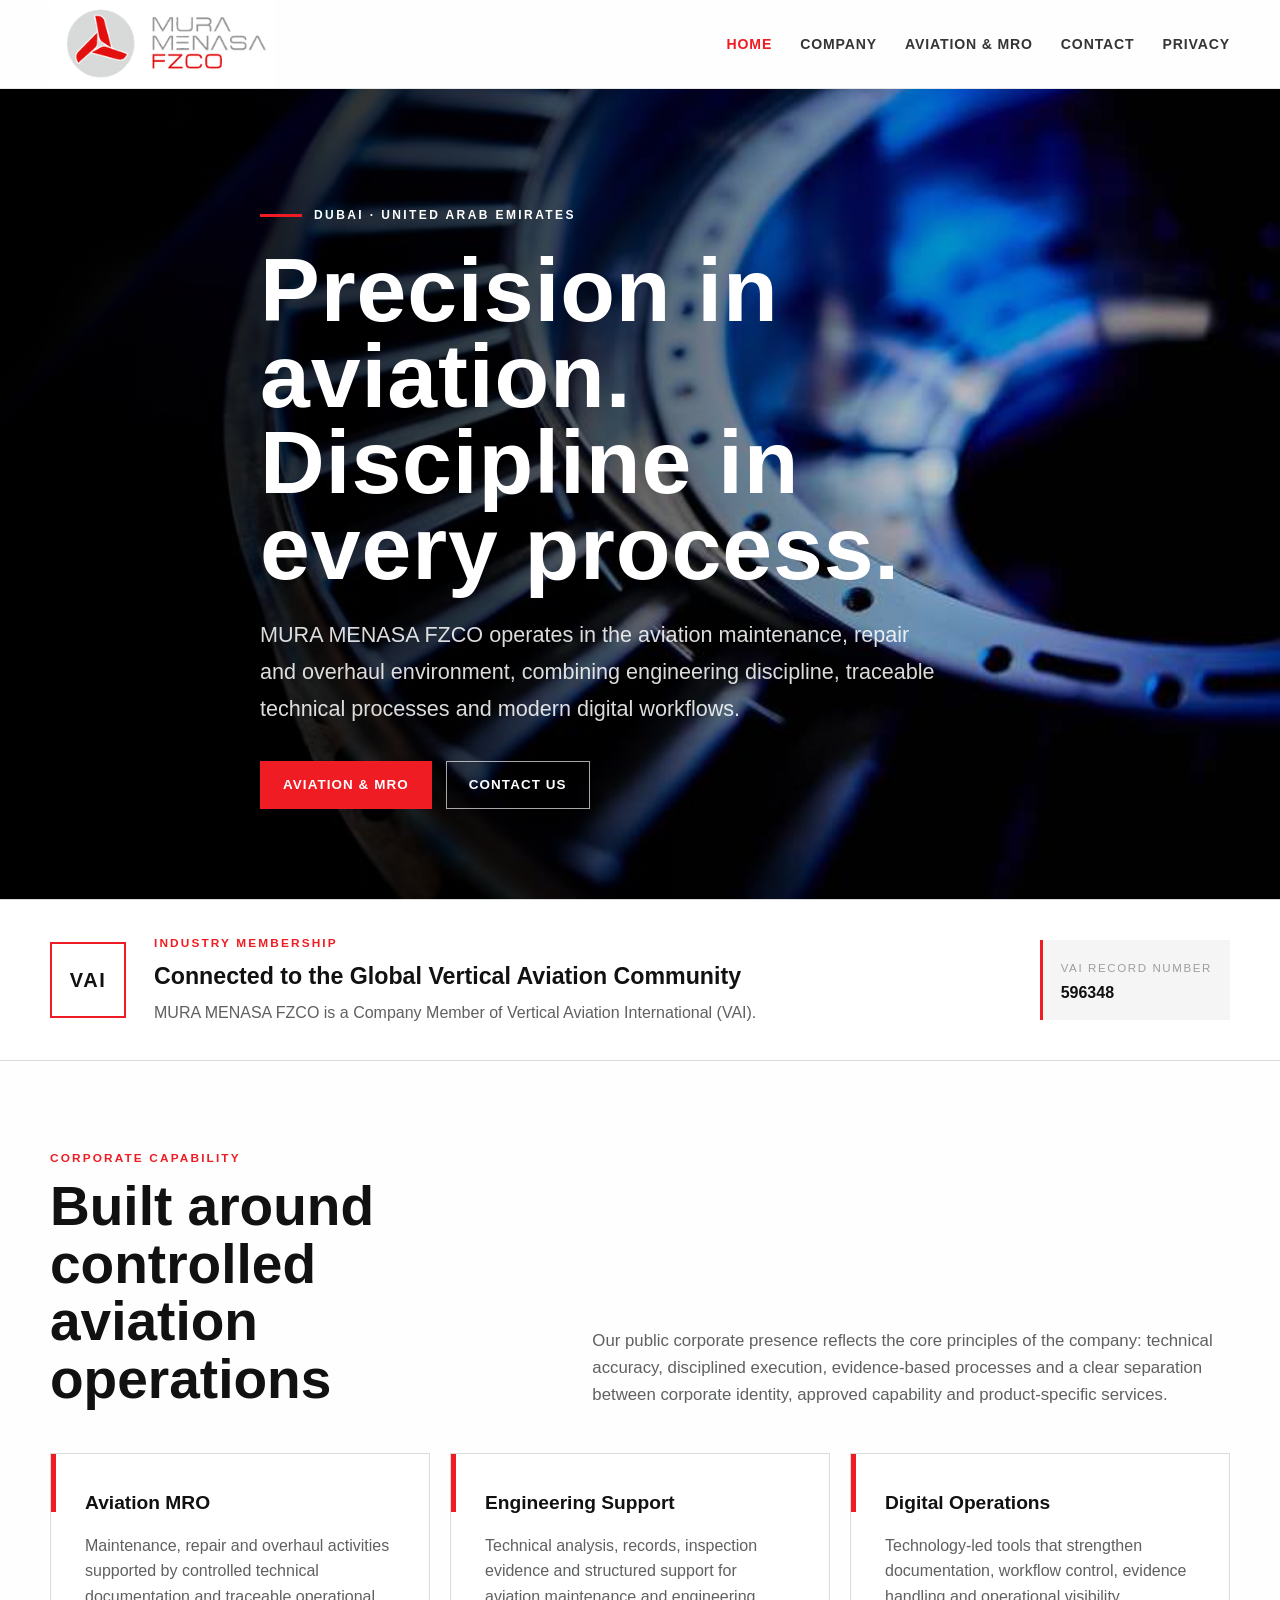
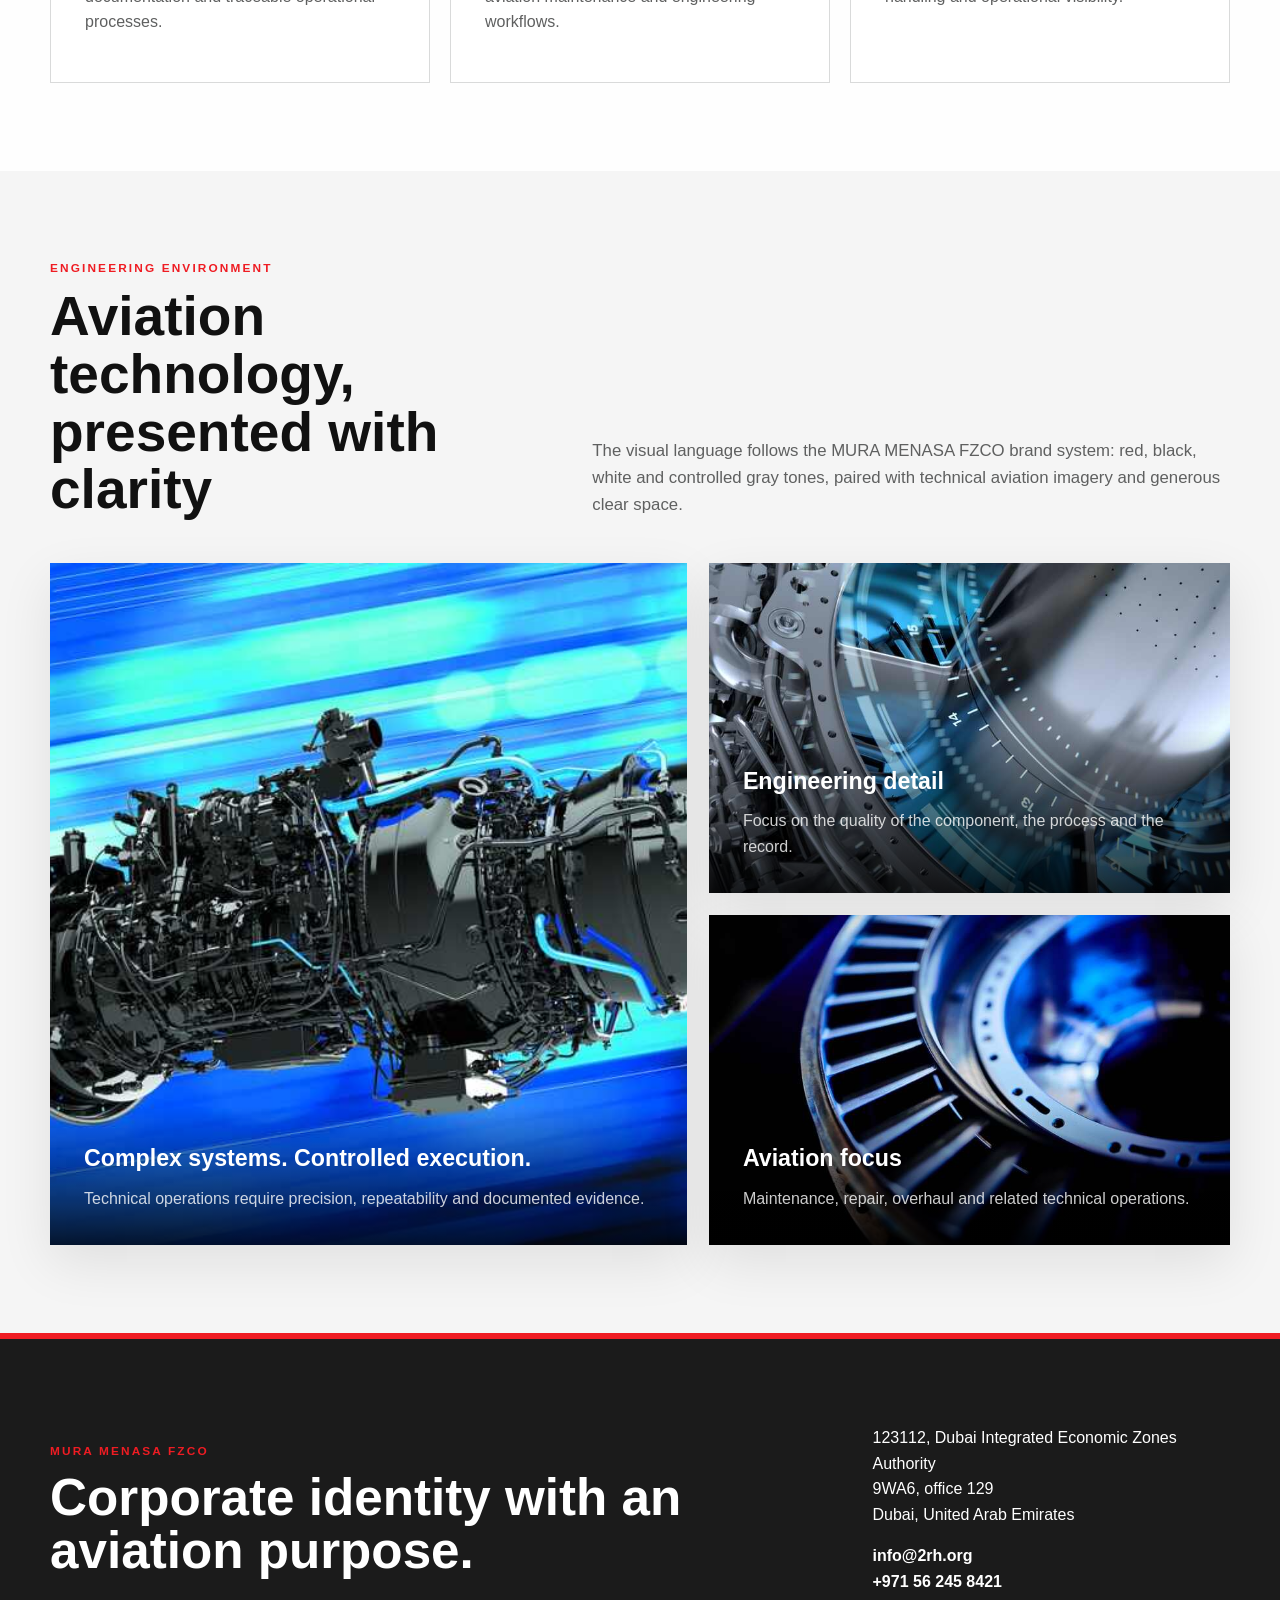
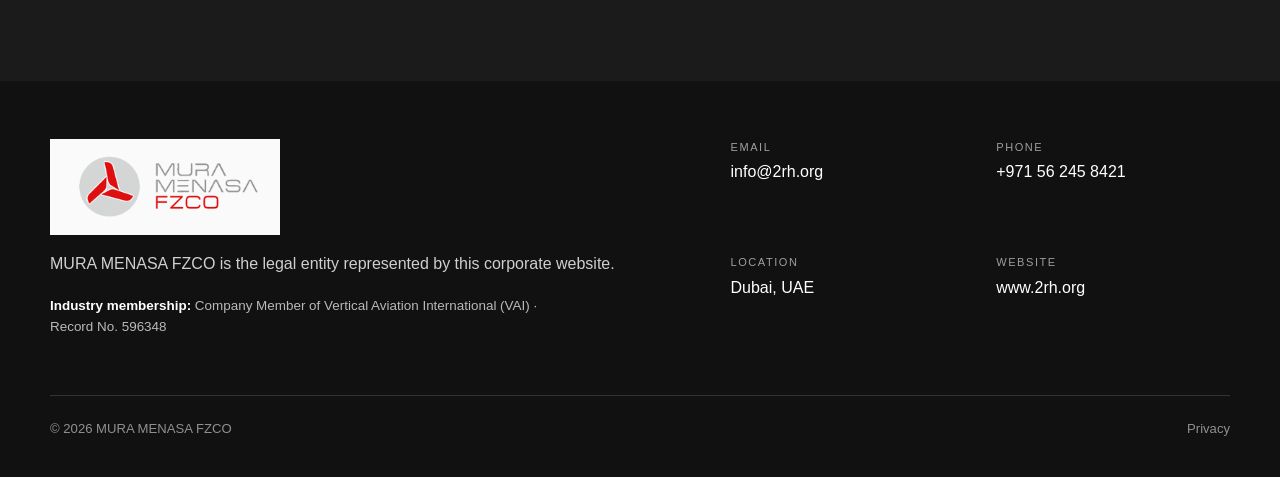
<file: index.html>
<!doctype html>
<html lang="en">
<head>
  <meta charset="utf-8">
  <meta name="viewport" content="width=device-width,initial-scale=1">
  <title>MURA MENASA FZCO | Aviation MRO &amp; Technology | Dubai</title>
  <meta name="description" content="Official corporate website of MURA MENASA FZCO, a Dubai-based aviation maintenance, repair and overhaul company developing technology-led operational capabilities.">
  <link rel="canonical" href="https://2rh.org/">
  <link rel="stylesheet" href="styles.css">
</head>
<body>
<header class="site-header">
  <div class="wrap nav">
    <a class="logo" href="index.html" aria-label="MURA MENASA FZCO home"><img src="images/mura-menasa-logo.png" alt="MURA MENASA FZCO"></a>
    <nav aria-label="Primary"><a href="index.html" aria-current="page">Home</a><a href="about.html">Company</a><a href="aviation.html">Aviation &amp; MRO</a><a href="contact.html">Contact</a><a href="privacy.html">Privacy</a></nav>
  </div>
</header>
<main>
  <section class="hero">
    <img class="hero-media" src="images/engine-blades.jpg" alt="Aviation engine turbine components">
    <div class="wrap hero-content">
      <div class="kicker">Dubai · United Arab Emirates</div>
      <h1>Precision in aviation. Discipline in every process.</h1>
      <p class="lead">MURA MENASA FZCO operates in the aviation maintenance, repair and overhaul environment, combining engineering discipline, traceable technical processes and modern digital workflows.</p>
      <div class="hero-actions"><a class="btn btn-primary" href="aviation.html">Aviation &amp; MRO</a><a class="btn btn-ghost" href="contact.html">Contact us</a></div>
    </div>
  </section>

  <section class="membership-strip" aria-labelledby="vai-membership-title">
    <div class="wrap">
      <div class="membership-card">
        <div class="membership-mark" aria-hidden="true">VAI</div>
        <div class="membership-copy">
          <div class="eyebrow">Industry membership</div>
          <h3 id="vai-membership-title">Connected to the Global Vertical Aviation Community</h3>
          <p>MURA MENASA FZCO is a Company Member of Vertical Aviation International (VAI).</p>
        </div>
        <div class="membership-number"><span>VAI Record Number</span><strong>596348</strong></div>
      </div>
    </div>
  </section>

  <section class="section">
    <div class="wrap">
      <div class="section-heading"><div><div class="eyebrow">Corporate capability</div><h2>Built around controlled aviation operations</h2></div><p class="section-copy">Our public corporate presence reflects the core principles of the company: technical accuracy, disciplined execution, evidence-based processes and a clear separation between corporate identity, approved capability and product-specific services.</p></div>
      <div class="feature-grid">
        <article class="feature-card"><h3>Aviation MRO</h3><p>Maintenance, repair and overhaul activities supported by controlled technical documentation and traceable operational processes.</p></article>
        <article class="feature-card"><h3>Engineering Support</h3><p>Technical analysis, records, inspection evidence and structured support for aviation maintenance and engineering workflows.</p></article>
        <article class="feature-card"><h3>Digital Operations</h3><p>Technology-led tools that strengthen documentation, workflow control, evidence handling and operational visibility.</p></article>
      </div>
    </div>
  </section>

  <section class="section section-soft">
    <div class="wrap">
      <div class="section-heading"><div><div class="eyebrow">Engineering environment</div><h2>Aviation technology, presented with clarity</h2></div><p class="section-copy">The visual language follows the MURA MENASA FZCO brand system: red, black, white and controlled gray tones, paired with technical aviation imagery and generous clear space.</p></div>
      <div class="visual-grid">
        <article class="visual-card tall"><img src="images/engine-system.jpg" alt="Aviation engine system"><div class="visual-overlay"><h3>Complex systems. Controlled execution.</h3><p>Technical operations require precision, repeatability and documented evidence.</p></div></article>
        <div class="visual-stack">
          <article class="visual-card"><img src="images/engine-detail.jpg" alt="Detailed view of engine architecture"><div class="visual-overlay"><h3>Engineering detail</h3><p>Focus on the quality of the component, the process and the record.</p></div></article>
          <article class="visual-card"><img src="images/engine-blades.jpg" alt="Close-up of turbine blades"><div class="visual-overlay"><h3>Aviation focus</h3><p>Maintenance, repair, overhaul and related technical operations.</p></div></article>
        </div>
      </div>
    </div>
  </section>

  <section class="brand-band">
    <div class="wrap brand-band-grid"><div><div class="eyebrow">MURA MENASA FZCO</div><h2>Corporate identity with an aviation purpose.</h2></div><div><p>123112, Dubai Integrated Economic Zones Authority<br>9WA6, office 129<br>Dubai, United Arab Emirates</p><p><strong>info@2rh.org</strong><br><strong>+971 56 245 8421</strong></p></div></div>
  </section>
</main>
<footer class="site-footer"><div class="wrap"><div class="footer-grid"><div><img class="footer-logo" src="images/mura-menasa-logo.png" alt="MURA MENASA FZCO"><p>MURA MENASA FZCO is the legal entity represented by this corporate website.</p><p class="footer-membership"><strong>Industry membership:</strong> Company Member of Vertical Aviation International (VAI) · Record No. 596348</p></div><div class="footer-contact"><div><div class="footer-label">Email</div><div class="footer-value">info@2rh.org</div></div><div><div class="footer-label">Phone</div><div class="footer-value">+971 56 245 8421</div></div><div><div class="footer-label">Location</div><div class="footer-value">Dubai, UAE</div></div><div><div class="footer-label">Website</div><div class="footer-value">www.2rh.org</div></div></div></div><div class="footer-bottom"><span>© 2026 MURA MENASA FZCO</span><span><a href="privacy.html">Privacy</a></span></div></div></footer>
</body>
</html>
</file>
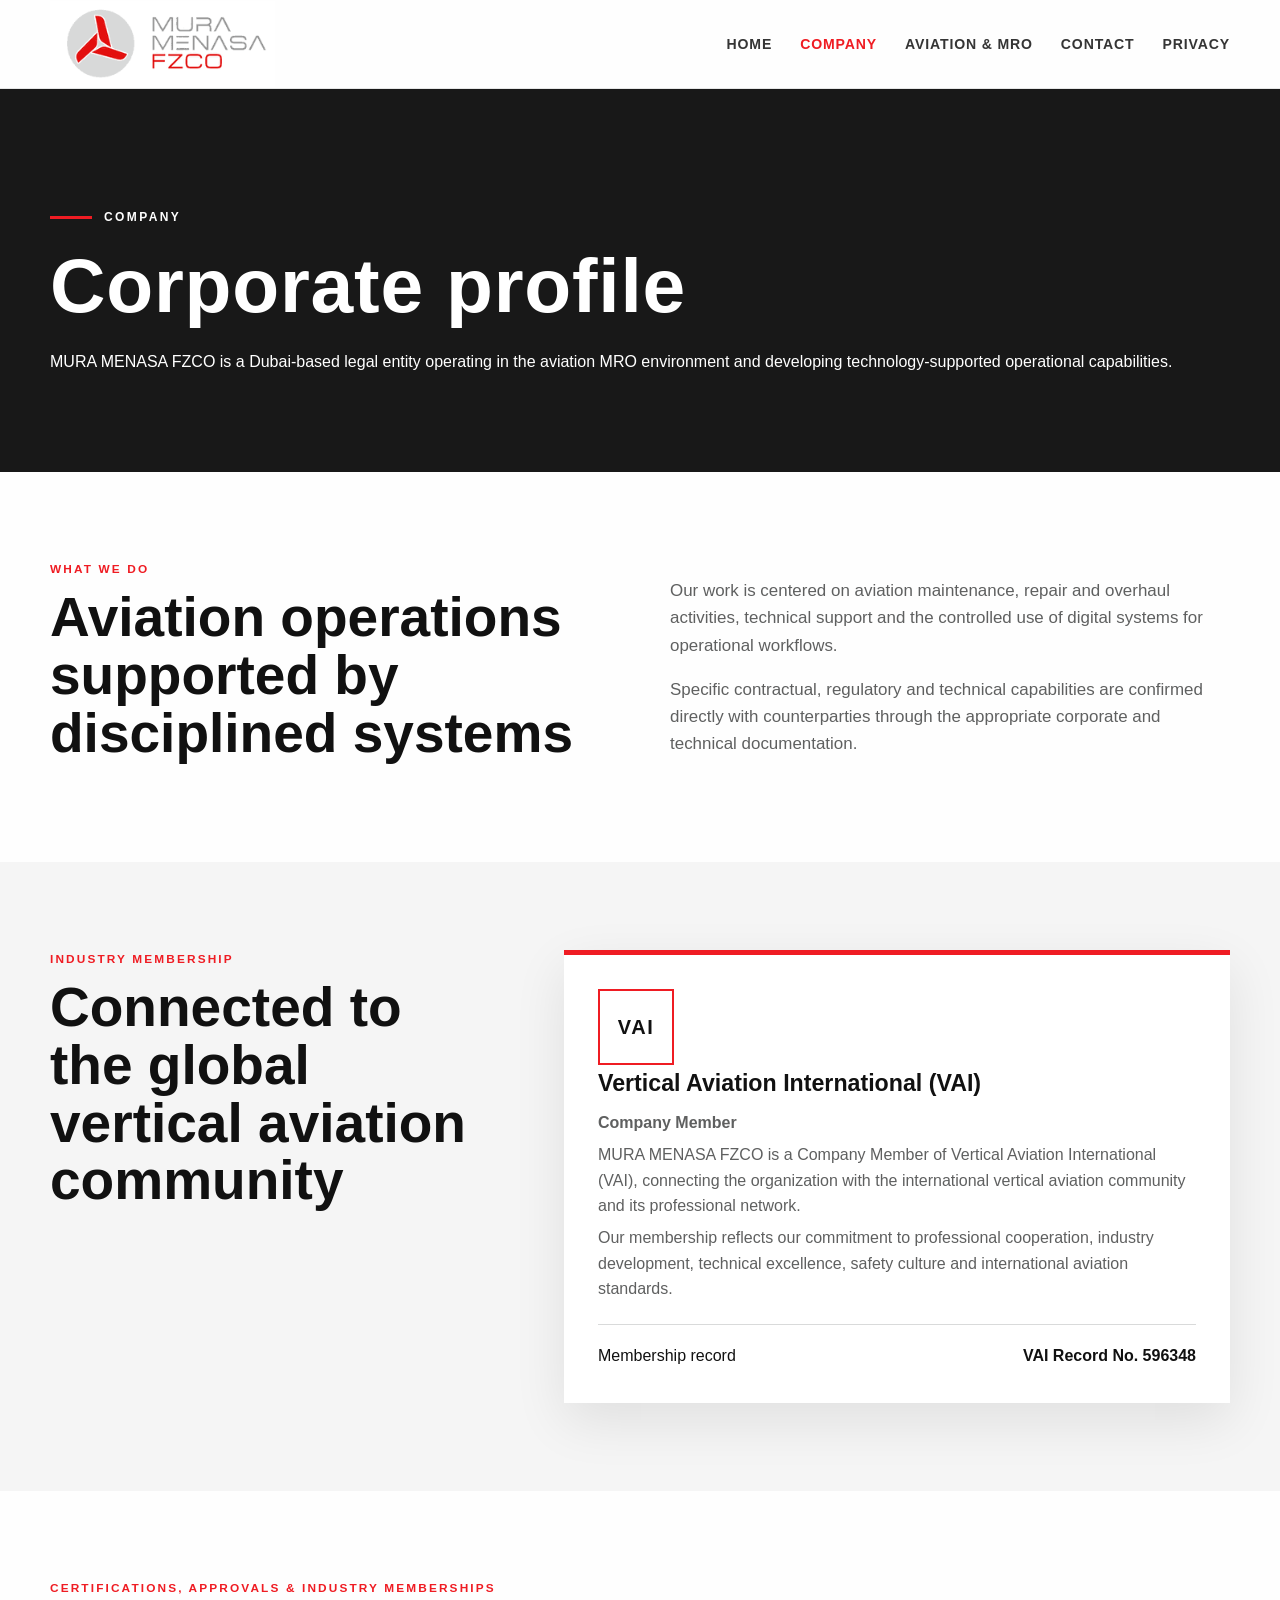
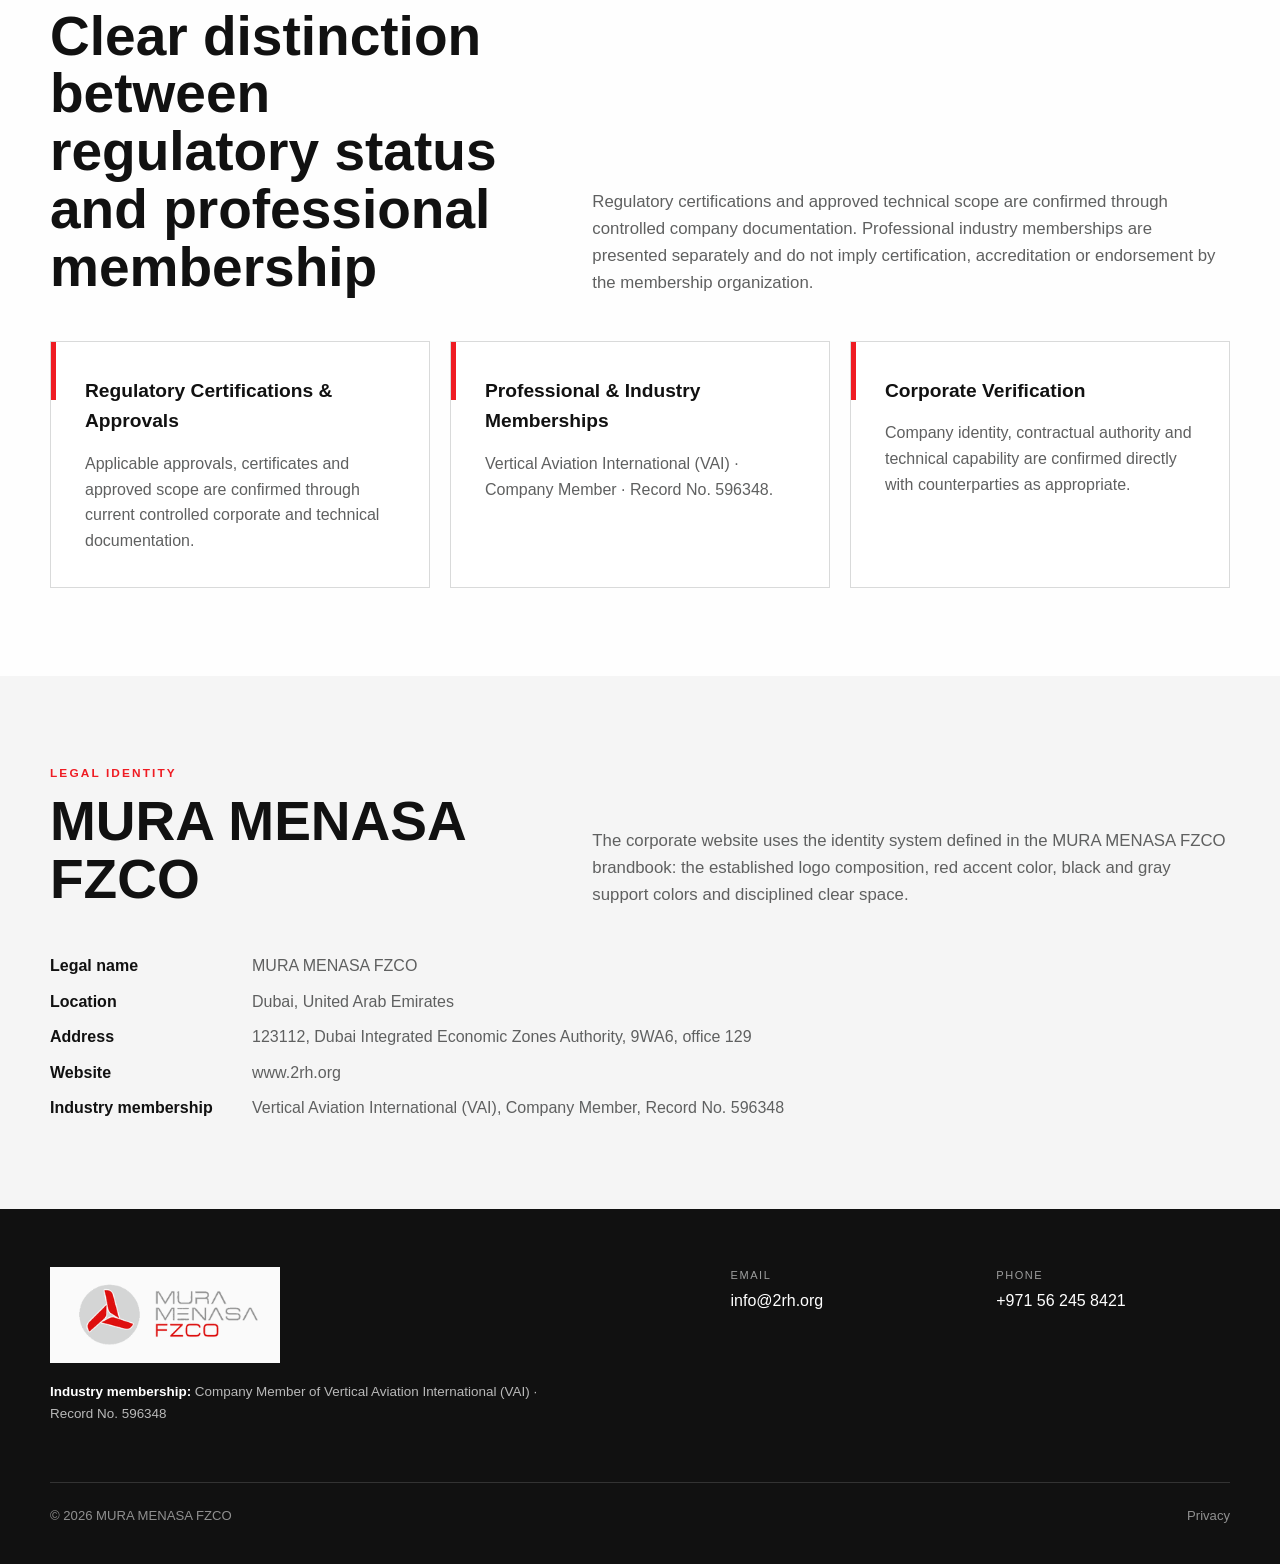
<file: about.html>
<!doctype html><html lang="en"><head><meta charset="utf-8"><meta name="viewport" content="width=device-width,initial-scale=1"><title>Company | MURA MENASA FZCO</title><meta name="description" content="Corporate information about MURA MENASA FZCO in Dubai, United Arab Emirates."><link rel="canonical" href="https://2rh.org/about.html"><link rel="stylesheet" href="styles.css"></head><body>
<header class="site-header"><div class="wrap nav"><a class="logo" href="index.html"><img src="images/mura-menasa-logo.png" alt="MURA MENASA FZCO"></a><nav aria-label="Primary"><a href="index.html">Home</a><a href="about.html" aria-current="page">Company</a><a href="aviation.html">Aviation &amp; MRO</a><a href="contact.html">Contact</a><a href="privacy.html">Privacy</a></nav></div></header>
<main><section class="page-hero"><div class="wrap"><div class="kicker">Company</div><h1>Corporate profile</h1><p class="lead">MURA MENASA FZCO is a Dubai-based legal entity operating in the aviation MRO environment and developing technology-supported operational capabilities.</p></div></section>
<section class="section"><div class="wrap two-col"><div><div class="eyebrow">What we do</div><h2>Aviation operations supported by disciplined systems</h2></div><div class="prose"><p>Our work is centered on aviation maintenance, repair and overhaul activities, technical support and the controlled use of digital systems for operational workflows.</p><p>Specific contractual, regulatory and technical capabilities are confirmed directly with counterparties through the appropriate corporate and technical documentation.</p></div></div></section>
<section class="section section-soft" aria-labelledby="industry-membership"><div class="wrap membership-detail"><div><div class="eyebrow">Industry membership</div><h2 id="industry-membership">Connected to the global vertical aviation community</h2></div><div class="membership-panel"><div class="membership-mark" aria-hidden="true">VAI</div><h3>Vertical Aviation International (VAI)</h3><p><strong>Company Member</strong></p><p>MURA MENASA FZCO is a Company Member of Vertical Aviation International (VAI), connecting the organization with the international vertical aviation community and its professional network.</p><p>Our membership reflects our commitment to professional cooperation, industry development, technical excellence, safety culture and international aviation standards.</p><div class="membership-record"><span>Membership record</span><strong>VAI Record No. 596348</strong></div></div></div></section>
<section class="section"><div class="wrap"><div class="section-heading"><div><div class="eyebrow">Certifications, approvals &amp; industry memberships</div><h2>Clear distinction between regulatory status and professional membership</h2></div><p class="section-copy">Regulatory certifications and approved technical scope are confirmed through controlled company documentation. Professional industry memberships are presented separately and do not imply certification, accreditation or endorsement by the membership organization.</p></div><div class="feature-grid"><article class="feature-card"><h3>Regulatory Certifications &amp; Approvals</h3><p>Applicable approvals, certificates and approved scope are confirmed through current controlled corporate and technical documentation.</p></article><article class="feature-card"><h3>Professional &amp; Industry Memberships</h3><p>Vertical Aviation International (VAI) · Company Member · Record No. 596348.</p></article><article class="feature-card"><h3>Corporate Verification</h3><p>Company identity, contractual authority and technical capability are confirmed directly with counterparties as appropriate.</p></article></div></div></section>
<section class="section section-soft"><div class="wrap"><div class="section-heading"><div><div class="eyebrow">Legal identity</div><h2>MURA MENASA FZCO</h2></div><p class="section-copy">The corporate website uses the identity system defined in the MURA MENASA FZCO brandbook: the established logo composition, red accent color, black and gray support colors and disciplined clear space.</p></div><dl class="meta"><dt>Legal name</dt><dd>MURA MENASA FZCO</dd><dt>Location</dt><dd>Dubai, United Arab Emirates</dd><dt>Address</dt><dd>123112, Dubai Integrated Economic Zones Authority, 9WA6, office 129</dd><dt>Website</dt><dd>www.2rh.org</dd><dt>Industry membership</dt><dd>Vertical Aviation International (VAI), Company Member, Record No. 596348</dd></dl></div></section></main>
<footer class="site-footer"><div class="wrap"><div class="footer-grid"><div><img class="footer-logo" src="images/mura-menasa-logo.png" alt="MURA MENASA FZCO"><p class="footer-membership"><strong>Industry membership:</strong> Company Member of Vertical Aviation International (VAI) · Record No. 596348</p></div><div class="footer-contact"><div><div class="footer-label">Email</div><div class="footer-value">info@2rh.org</div></div><div><div class="footer-label">Phone</div><div class="footer-value">+971 56 245 8421</div></div></div></div><div class="footer-bottom"><span>© 2026 MURA MENASA FZCO</span><span><a href="privacy.html">Privacy</a></span></div></div></footer></body></html>
</file>
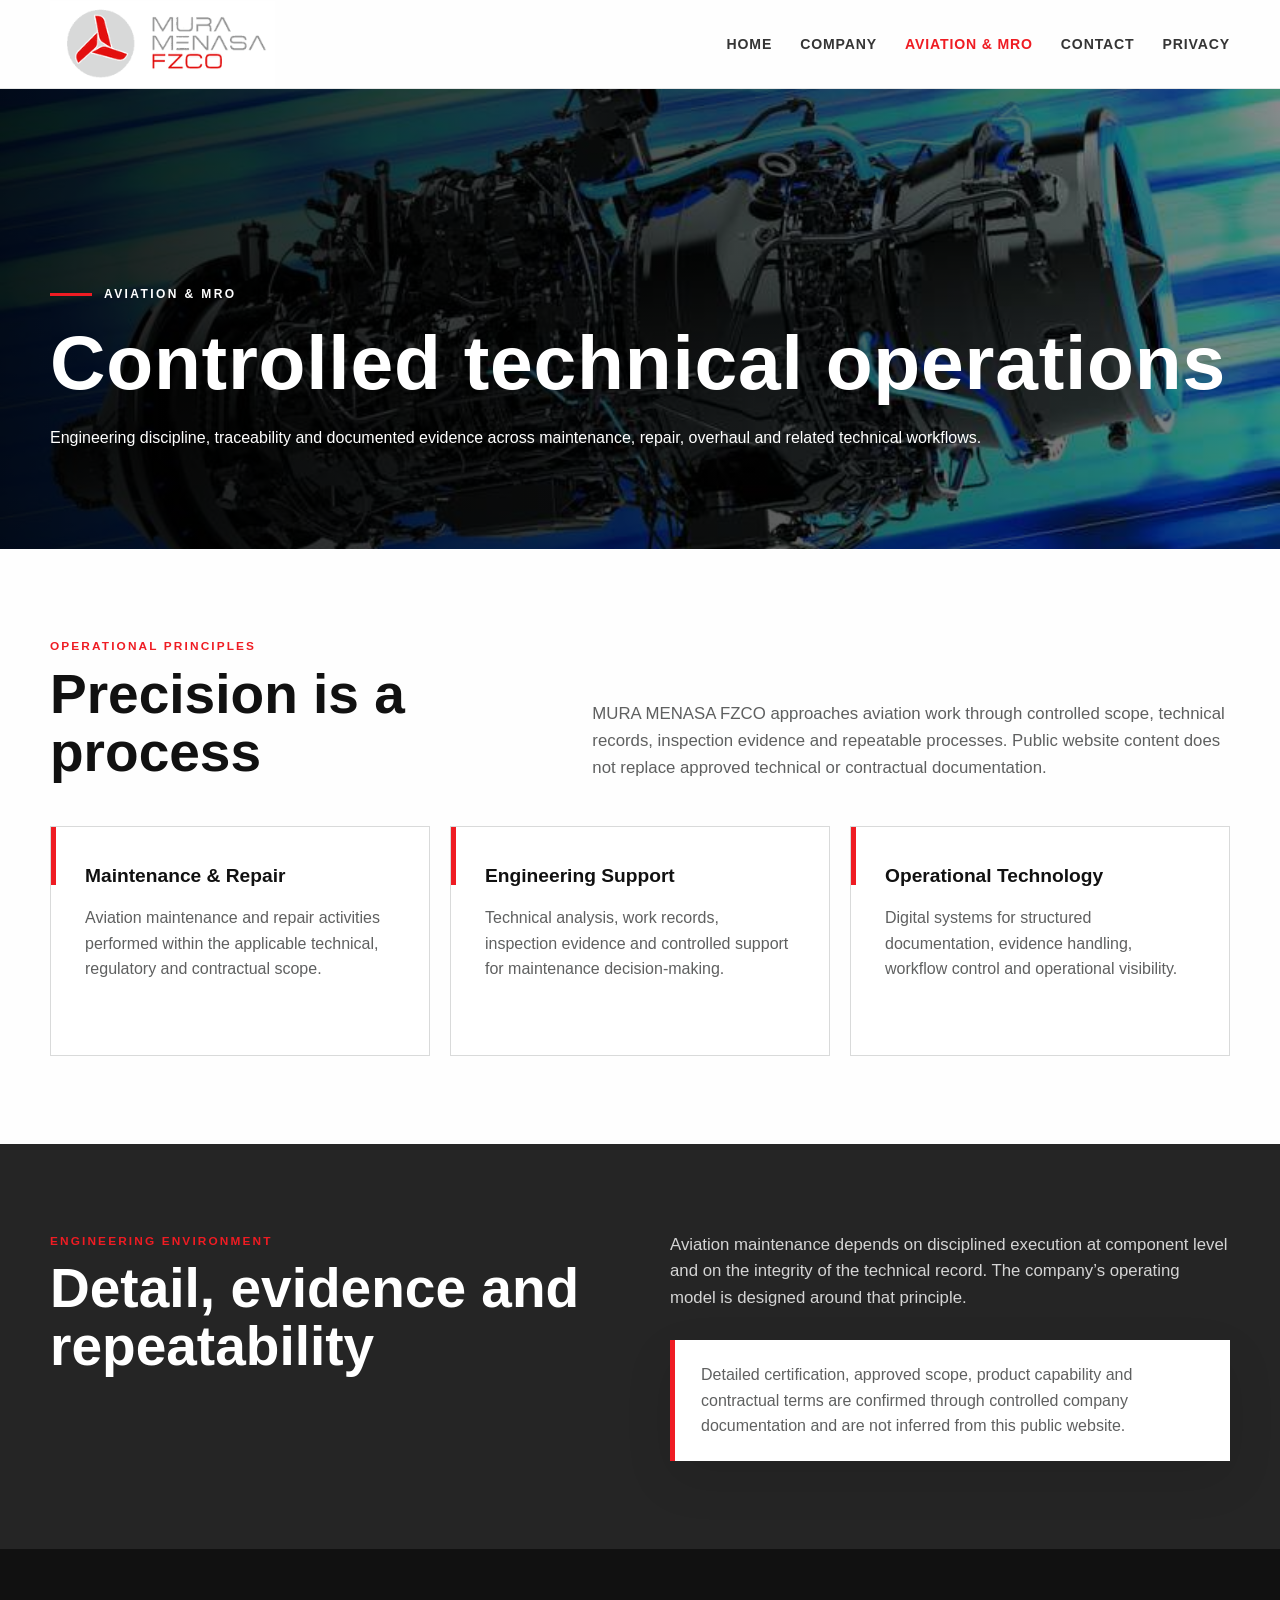
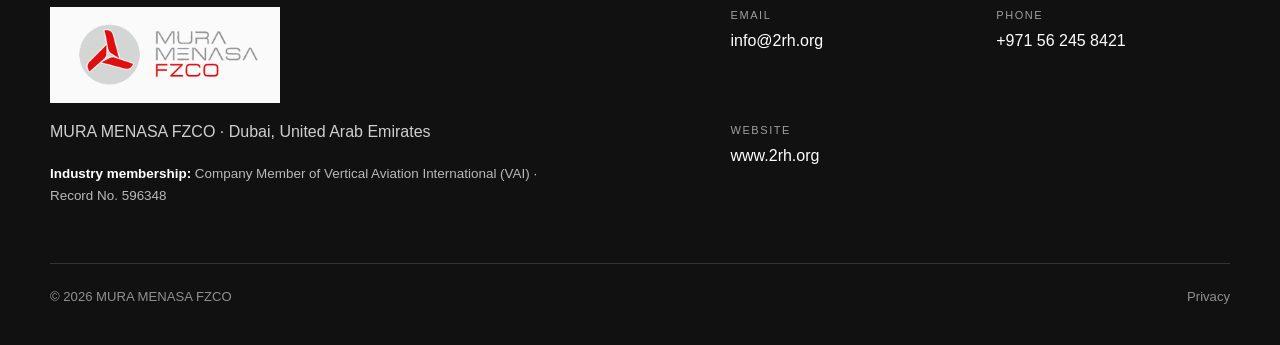
<file: aviation.html>
<!doctype html>
<html lang="en"><head><meta charset="utf-8"><meta name="viewport" content="width=device-width,initial-scale=1"><title>Aviation &amp; MRO | MURA MENASA FZCO</title><meta name="description" content="Aviation maintenance, repair, overhaul and engineering support activities of MURA MENASA FZCO."><link rel="canonical" href="https://2rh.org/aviation.html"><link rel="stylesheet" href="styles.css"></head><body>
<header class="site-header"><div class="wrap nav"><a class="logo" href="index.html"><img src="images/mura-menasa-logo.png" alt="MURA MENASA FZCO"></a><nav aria-label="Primary"><a href="index.html">Home</a><a href="about.html">Company</a><a href="aviation.html" aria-current="page">Aviation &amp; MRO</a><a href="contact.html">Contact</a><a href="privacy.html">Privacy</a></nav></div></header>
<main><section class="page-hero has-image"><img src="images/engine-system.jpg" alt="Aviation engine system"><div class="wrap"><div class="kicker">Aviation &amp; MRO</div><h1>Controlled technical operations</h1><p class="lead">Engineering discipline, traceability and documented evidence across maintenance, repair, overhaul and related technical workflows.</p></div></section>
<section class="section"><div class="wrap"><div class="section-heading"><div><div class="eyebrow">Operational principles</div><h2>Precision is a process</h2></div><p class="section-copy">MURA MENASA FZCO approaches aviation work through controlled scope, technical records, inspection evidence and repeatable processes. Public website content does not replace approved technical or contractual documentation.</p></div><div class="feature-grid"><article class="feature-card"><h3>Maintenance &amp; Repair</h3><p>Aviation maintenance and repair activities performed within the applicable technical, regulatory and contractual scope.</p></article><article class="feature-card"><h3>Engineering Support</h3><p>Technical analysis, work records, inspection evidence and controlled support for maintenance decision-making.</p></article><article class="feature-card"><h3>Operational Technology</h3><p>Digital systems for structured documentation, evidence handling, workflow control and operational visibility.</p></article></div></div></section>
<section class="section section-dark"><div class="wrap two-col"><div><div class="eyebrow">Engineering environment</div><h2>Detail, evidence and repeatability</h2></div><div><p class="section-copy">Aviation maintenance depends on disciplined execution at component level and on the integrity of the technical record. The company’s operating model is designed around that principle.</p><div class="notice" style="margin-top:28px">Detailed certification, approved scope, product capability and contractual terms are confirmed through controlled company documentation and are not inferred from this public website.</div></div></div></section></main>
<footer class="site-footer"><div class="wrap"><div class="footer-grid"><div><img class="footer-logo" src="images/mura-menasa-logo.png" alt="MURA MENASA FZCO"><p>MURA MENASA FZCO · Dubai, United Arab Emirates</p><p class="footer-membership"><strong>Industry membership:</strong> Company Member of Vertical Aviation International (VAI) · Record No. 596348</p></div><div class="footer-contact"><div><div class="footer-label">Email</div><div class="footer-value">info@2rh.org</div></div><div><div class="footer-label">Phone</div><div class="footer-value">+971 56 245 8421</div></div><div><div class="footer-label">Website</div><div class="footer-value">www.2rh.org</div></div></div></div><div class="footer-bottom"><span>© 2026 MURA MENASA FZCO</span><span><a href="privacy.html">Privacy</a></span></div></div></footer></body></html>
</file>
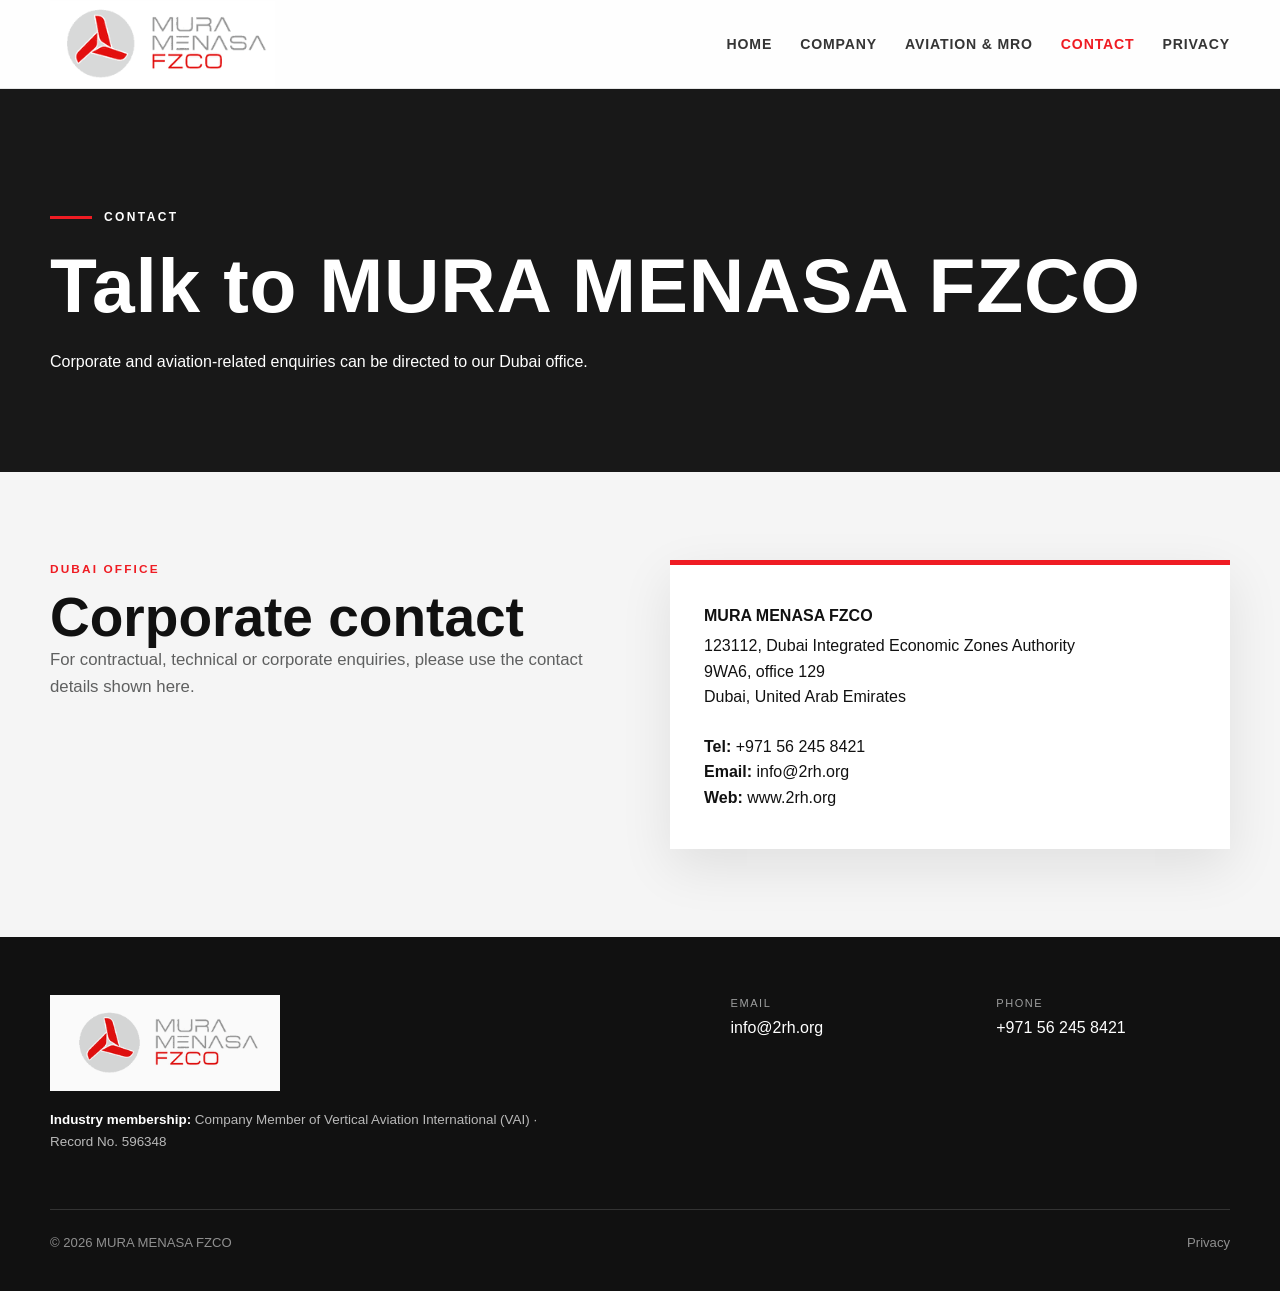
<file: contact.html>
<!doctype html><html lang="en"><head><meta charset="utf-8"><meta name="viewport" content="width=device-width,initial-scale=1"><title>Contact | MURA MENASA FZCO</title><meta name="description" content="Contact MURA MENASA FZCO in Dubai, United Arab Emirates."><link rel="canonical" href="https://2rh.org/contact.html"><link rel="stylesheet" href="styles.css"></head><body>
<header class="site-header"><div class="wrap nav"><a class="logo" href="index.html"><img src="images/mura-menasa-logo.png" alt="MURA MENASA FZCO"></a><nav aria-label="Primary"><a href="index.html">Home</a><a href="about.html">Company</a><a href="aviation.html">Aviation &amp; MRO</a><a href="contact.html" aria-current="page">Contact</a><a href="privacy.html">Privacy</a></nav></div></header>
<main><section class="page-hero"><div class="wrap"><div class="kicker">Contact</div><h1>Talk to MURA MENASA FZCO</h1><p class="lead">Corporate and aviation-related enquiries can be directed to our Dubai office.</p></div></section>
<section class="section section-soft"><div class="wrap two-col"><div><div class="eyebrow">Dubai office</div><h2>Corporate contact</h2><p class="section-copy">For contractual, technical or corporate enquiries, please use the contact details shown here.</p></div><div class="contact-card"><p><strong>MURA MENASA FZCO</strong></p><p>123112, Dubai Integrated Economic Zones Authority<br>9WA6, office 129<br>Dubai, United Arab Emirates</p><p style="margin-top:24px"><strong>Tel:</strong> +971 56 245 8421<br><strong>Email:</strong> <a href="mailto:info@2rh.org">info@2rh.org</a><br><strong>Web:</strong> www.2rh.org</p></div></div></section></main>
<footer class="site-footer"><div class="wrap"><div class="footer-grid"><div><img class="footer-logo" src="images/mura-menasa-logo.png" alt="MURA MENASA FZCO"><p class="footer-membership"><strong>Industry membership:</strong> Company Member of Vertical Aviation International (VAI) · Record No. 596348</p></div><div class="footer-contact"><div><div class="footer-label">Email</div><div class="footer-value">info@2rh.org</div></div><div><div class="footer-label">Phone</div><div class="footer-value">+971 56 245 8421</div></div></div></div><div class="footer-bottom"><span>© 2026 MURA MENASA FZCO</span><span><a href="privacy.html">Privacy</a></span></div></div></footer></body></html>
</file>
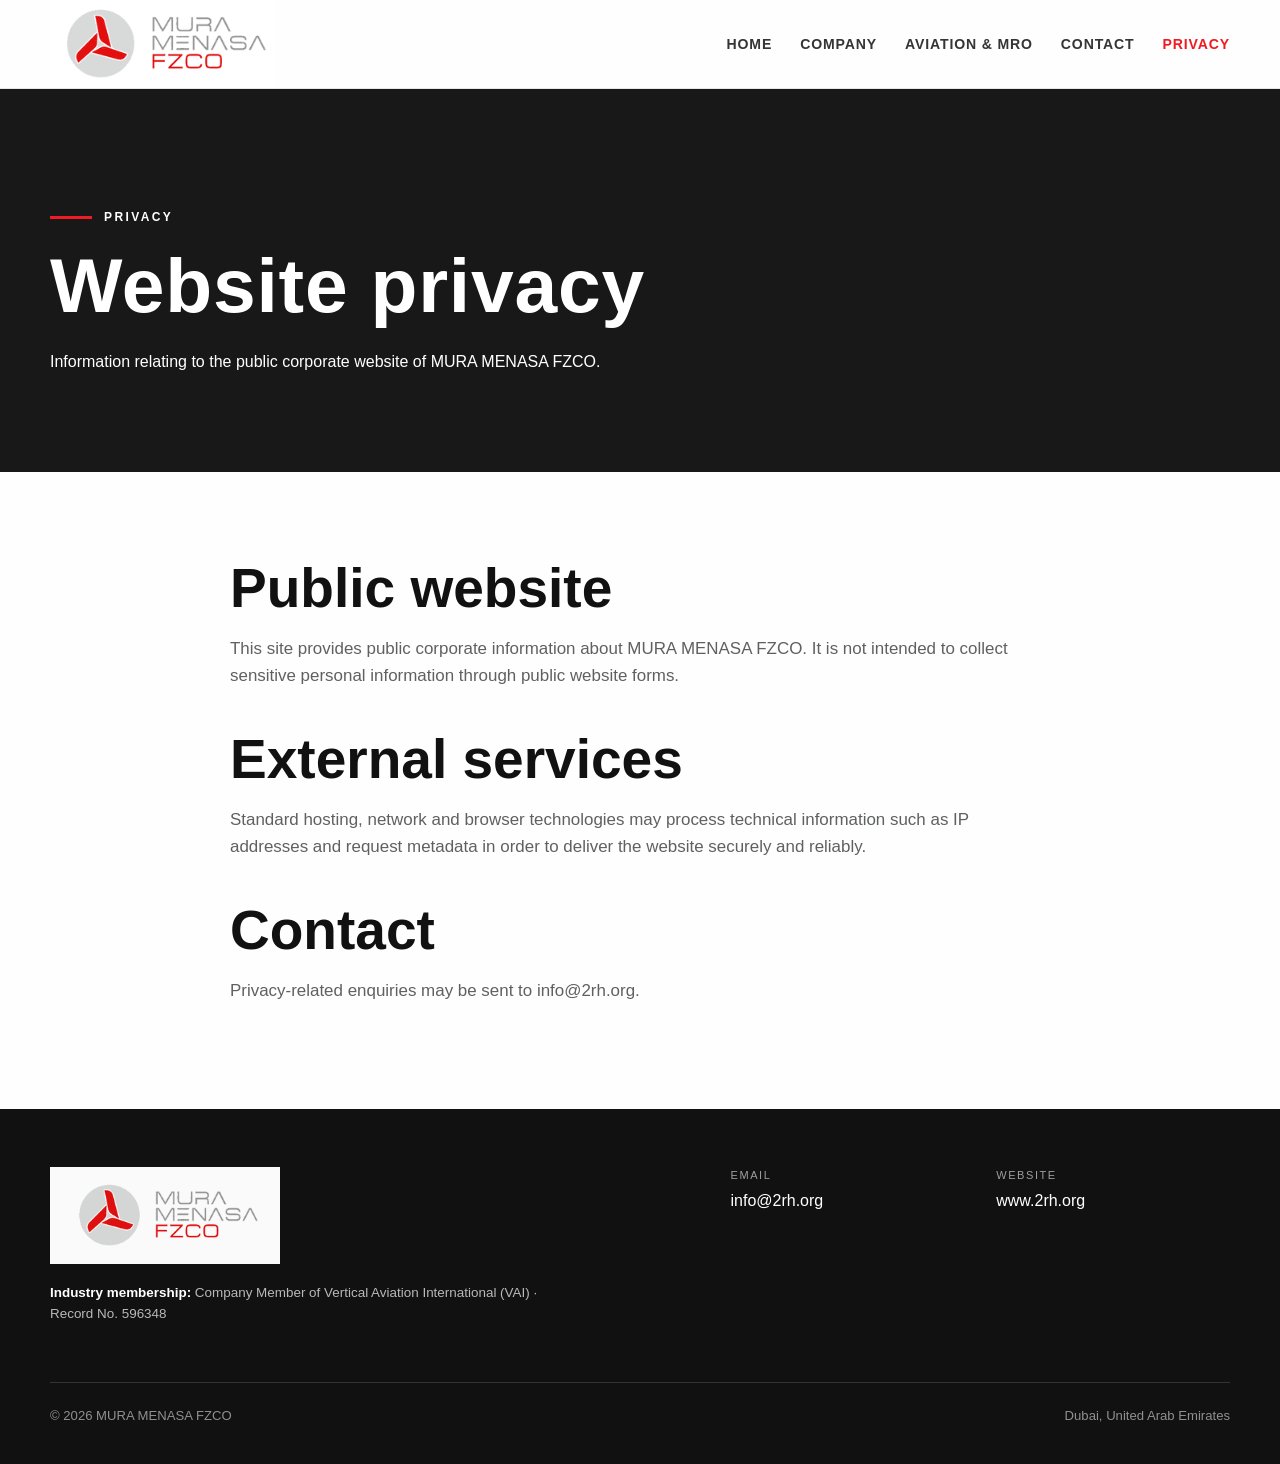
<file: privacy.html>
<!doctype html><html lang="en"><head><meta charset="utf-8"><meta name="viewport" content="width=device-width,initial-scale=1"><title>Privacy | MURA MENASA FZCO</title><meta name="description" content="Privacy information for the MURA MENASA FZCO corporate website."><link rel="canonical" href="https://2rh.org/privacy.html"><link rel="stylesheet" href="styles.css"></head><body>
<header class="site-header"><div class="wrap nav"><a class="logo" href="index.html"><img src="images/mura-menasa-logo.png" alt="MURA MENASA FZCO"></a><nav aria-label="Primary"><a href="index.html">Home</a><a href="about.html">Company</a><a href="aviation.html">Aviation &amp; MRO</a><a href="contact.html">Contact</a><a href="privacy.html" aria-current="page">Privacy</a></nav></div></header>
<main><section class="page-hero"><div class="wrap"><div class="kicker">Privacy</div><h1>Website privacy</h1><p class="lead">Information relating to the public corporate website of MURA MENASA FZCO.</p></div></section><section class="section"><div class="wrap prose" style="max-width:820px"><h2>Public website</h2><p>This site provides public corporate information about MURA MENASA FZCO. It is not intended to collect sensitive personal information through public website forms.</p><h2 style="margin-top:42px">External services</h2><p>Standard hosting, network and browser technologies may process technical information such as IP addresses and request metadata in order to deliver the website securely and reliably.</p><h2 style="margin-top:42px">Contact</h2><p>Privacy-related enquiries may be sent to <a href="mailto:info@2rh.org">info@2rh.org</a>.</p></div></section></main>
<footer class="site-footer"><div class="wrap"><div class="footer-grid"><div><img class="footer-logo" src="images/mura-menasa-logo.png" alt="MURA MENASA FZCO"><p class="footer-membership"><strong>Industry membership:</strong> Company Member of Vertical Aviation International (VAI) · Record No. 596348</p></div><div class="footer-contact"><div><div class="footer-label">Email</div><div class="footer-value">info@2rh.org</div></div><div><div class="footer-label">Website</div><div class="footer-value">www.2rh.org</div></div></div></div><div class="footer-bottom"><span>© 2026 MURA MENASA FZCO</span><span>Dubai, United Arab Emirates</span></div></div></footer></body></html>
</file>
<file: styles.css>
:root {
  --red: #ef1c23;
  --red-dark: #c91017;
  --black: #111111;
  --charcoal: #252525;
  --gray-700: #5f6060;
  --gray-500: #9d9e9e;
  --gray-300: #d9dada;
  --gray-100: #f5f5f5;
  --white: #fefefe;
  --max: 1180px;
  --shadow: 0 18px 50px rgba(0,0,0,.09);
}
*{box-sizing:border-box}
html{scroll-behavior:smooth}
body{margin:0;font-family:"Europe_Ext","Avenir Next","Segoe UI",Arial,sans-serif;color:var(--black);background:var(--white);line-height:1.6}
img{max-width:100%;display:block}
a{color:inherit;text-decoration:none}
a:hover{color:var(--red)}
.wrap{width:min(var(--max),calc(100% - 48px));margin:0 auto}
.site-header{position:sticky;top:0;z-index:50;background:rgba(254,254,254,.96);backdrop-filter:blur(10px);border-bottom:1px solid rgba(157,158,158,.25)}
.nav{min-height:88px;display:flex;align-items:center;justify-content:space-between;gap:30px}
.logo{display:flex;align-items:center;flex:0 0 auto}
.logo img{width:225px;height:auto}
nav{display:flex;align-items:center;gap:28px;flex-wrap:wrap}
nav a{font-size:.88rem;letter-spacing:.06em;text-transform:uppercase;font-weight:600;color:#353535}
nav a[aria-current="page"]{color:var(--red)}
.hero{position:relative;min-height:660px;display:flex;align-items:center;overflow:hidden;background:#090909;color:white}
.hero-media{position:absolute;inset:0;width:100%;height:100%;object-fit:cover;object-position:center}
.hero::after{content:"";position:absolute;inset:0;background:linear-gradient(90deg,rgba(0,0,0,.88) 0%,rgba(0,0,0,.72) 38%,rgba(0,0,0,.22) 72%,rgba(0,0,0,.1) 100%)}
.hero-content{position:relative;z-index:2;padding:110px 0 90px;max-width:760px}
.kicker{display:inline-flex;align-items:center;gap:12px;text-transform:uppercase;letter-spacing:.2em;font-size:.75rem;font-weight:700;color:#fff}
.kicker::before{content:"";width:42px;height:3px;background:var(--red)}
h1{font-size:clamp(3rem,7vw,6.6rem);line-height:.96;margin:22px 0 26px;letter-spacing:.01em;font-weight:620}
.hero .lead{font-size:clamp(1.05rem,2vw,1.35rem);line-height:1.7;color:rgba(255,255,255,.86);max-width:690px}
.hero-actions{display:flex;gap:14px;flex-wrap:wrap;margin-top:34px}
.btn{display:inline-flex;align-items:center;justify-content:center;min-height:48px;padding:0 22px;border:1px solid transparent;font-size:.84rem;font-weight:700;letter-spacing:.08em;text-transform:uppercase;transition:.2s ease}
.btn-primary{background:var(--red);color:white}.btn-primary:hover{background:var(--red-dark);color:white}
.btn-ghost{border-color:rgba(255,255,255,.65);color:white}.btn-ghost:hover{background:white;color:var(--black)}
.section{padding:88px 0}.section-soft{background:var(--gray-100)}.section-dark{background:var(--charcoal);color:white}
.section-heading{display:grid;grid-template-columns:1fr 1.35fr;gap:70px;align-items:end;margin-bottom:44px}
.eyebrow{text-transform:uppercase;letter-spacing:.18em;font-size:.74rem;color:var(--red);font-weight:700;margin-bottom:10px}
h2{font-size:clamp(2.1rem,4.3vw,4rem);line-height:1.05;margin:0;font-weight:600}
.section-copy{font-size:1.05rem;color:var(--gray-700);margin:0}.section-dark .section-copy{color:#d4d4d4}
.feature-grid{display:grid;grid-template-columns:repeat(3,1fr);gap:20px}
.feature-card{background:white;border:1px solid var(--gray-300);padding:34px;min-height:230px;position:relative;overflow:hidden}
.feature-card::before{content:"";position:absolute;left:0;top:0;width:5px;height:58px;background:var(--red)}
.feature-card h3{font-size:1.2rem;margin:0 0 14px}.feature-card p{margin:0;color:var(--gray-700)}
.membership-strip{background:#fff;border-top:1px solid var(--gray-300);border-bottom:1px solid var(--gray-300)}
.membership-strip .wrap{padding:34px 0}
.membership-card{display:grid;grid-template-columns:auto 1fr auto;gap:28px;align-items:center}
.membership-mark{width:76px;height:76px;border:2px solid var(--red);display:flex;align-items:center;justify-content:center;font-size:1.25rem;font-weight:800;letter-spacing:.08em;color:var(--black);background:#fff}
.membership-copy .eyebrow{margin-bottom:5px}.membership-copy h3{margin:0 0 5px;font-size:1.45rem}.membership-copy p{margin:0;color:var(--gray-700)}
.membership-number{padding:14px 18px;border-left:3px solid var(--red);background:var(--gray-100);white-space:nowrap}.membership-number strong{display:block;font-size:1rem;color:var(--black)}.membership-number span{font-size:.72rem;text-transform:uppercase;letter-spacing:.14em;color:var(--gray-500)}
.membership-detail{display:grid;grid-template-columns:.8fr 1.2fr;gap:70px;align-items:start}
.membership-panel{border-top:5px solid var(--red);background:#fff;padding:34px;box-shadow:var(--shadow)}
.membership-panel h3{margin:0 0 8px;font-size:1.45rem}.membership-panel p{margin:.4rem 0;color:var(--gray-700)}
.membership-record{margin-top:22px;padding-top:18px;border-top:1px solid var(--gray-300);display:flex;justify-content:space-between;gap:20px;flex-wrap:wrap}.membership-record strong{color:var(--black)}
.visual-grid{display:grid;grid-template-columns:1.1fr .9fr;gap:22px}.visual-stack{display:grid;gap:22px}
.visual-card{position:relative;overflow:hidden;background:#111;min-height:330px;box-shadow:var(--shadow)}
.visual-card.tall{min-height:682px}.visual-card img{width:100%;height:100%;object-fit:cover;position:absolute;inset:0;transition:transform .5s ease}.visual-card:hover img{transform:scale(1.025)}
.visual-overlay{position:absolute;inset:auto 0 0 0;padding:34px;color:white;background:linear-gradient(transparent,rgba(0,0,0,.82))}
.visual-overlay h3{margin:0 0 8px;font-size:1.45rem}.visual-overlay p{margin:0;color:rgba(255,255,255,.8)}
.brand-band{border-top:6px solid var(--red);padding:70px 0;background:#1b1b1b;color:white}
.brand-band-grid{display:grid;grid-template-columns:1.35fr .65fr;gap:80px;align-items:center}
.brand-band h2{font-size:clamp(2rem,4vw,3.5rem)}
.meta{display:grid;grid-template-columns:180px 1fr;gap:10px 22px;margin:0}.meta dt{font-weight:700}.meta dd{margin:0;color:var(--gray-700)}
.contact-card{background:white;border-top:5px solid var(--red);padding:34px;box-shadow:var(--shadow)}
.contact-card p{margin:.25rem 0}.contact-card strong{color:var(--black)}
.page-hero{position:relative;padding:112px 0 82px;background:#181818;color:white;overflow:hidden}.page-hero.has-image{min-height:460px;display:flex;align-items:flex-end}.page-hero.has-image img{position:absolute;inset:0;width:100%;height:100%;object-fit:cover}.page-hero.has-image::after{content:"";position:absolute;inset:0;background:linear-gradient(90deg,rgba(0,0,0,.9),rgba(0,0,0,.45))}.page-hero .wrap{position:relative;z-index:2}.page-hero h1{font-size:clamp(2.8rem,6vw,5.4rem)}
.two-col{display:grid;grid-template-columns:1fr 1fr;gap:60px;align-items:start}.prose p{font-size:1.06rem;color:var(--gray-700)}
.notice{border-left:5px solid var(--red);background:#fff;padding:22px 26px;box-shadow:var(--shadow);color:var(--gray-700)}
.site-footer{background:#111;color:#cfcfcf;padding:58px 0 38px}.footer-grid{display:grid;grid-template-columns:1.1fr .9fr;gap:70px}.footer-logo{width:230px;opacity:.98;background:#fff;padding:10px 14px}.footer-contact{display:grid;grid-template-columns:1fr 1fr;gap:18px 32px}.footer-label{font-size:.69rem;text-transform:uppercase;letter-spacing:.14em;color:var(--gray-500)}.footer-value{color:white;margin-top:3px}.footer-membership{margin-top:18px;font-size:.84rem;color:#b9b9b9;max-width:520px}.footer-membership strong{color:white}.footer-bottom{margin-top:44px;padding-top:22px;border-top:1px solid #333;display:flex;justify-content:space-between;gap:20px;flex-wrap:wrap;font-size:.82rem;color:#909090}
@media(max-width:900px){.nav{align-items:flex-start;flex-direction:column;padding:18px 0}.logo img{width:200px}nav{gap:16px}.hero{min-height:570px}.hero::after{background:rgba(0,0,0,.66)}.section-heading,.brand-band-grid,.two-col,.footer-grid,.membership-detail{grid-template-columns:1fr;gap:28px}.feature-grid{grid-template-columns:1fr}.visual-grid{grid-template-columns:1fr}.visual-card.tall{min-height:430px}.visual-card{min-height:340px}.footer-contact{grid-template-columns:1fr}.section{padding:66px 0}.membership-card{grid-template-columns:auto 1fr}.membership-number{grid-column:1 / -1;border-left:0;border-top:3px solid var(--red)}}
@media(max-width:560px){.wrap{width:min(var(--max),calc(100% - 30px))}nav a{font-size:.76rem}.hero-content{padding:85px 0 70px}.hero{min-height:560px}.btn{width:100%}.meta{grid-template-columns:1fr}.section{padding:56px 0}.visual-card.tall,.visual-card{min-height:300px}.membership-card{grid-template-columns:1fr}.membership-mark{width:64px;height:64px}.membership-strip .wrap{padding:28px 0}}
</file>
